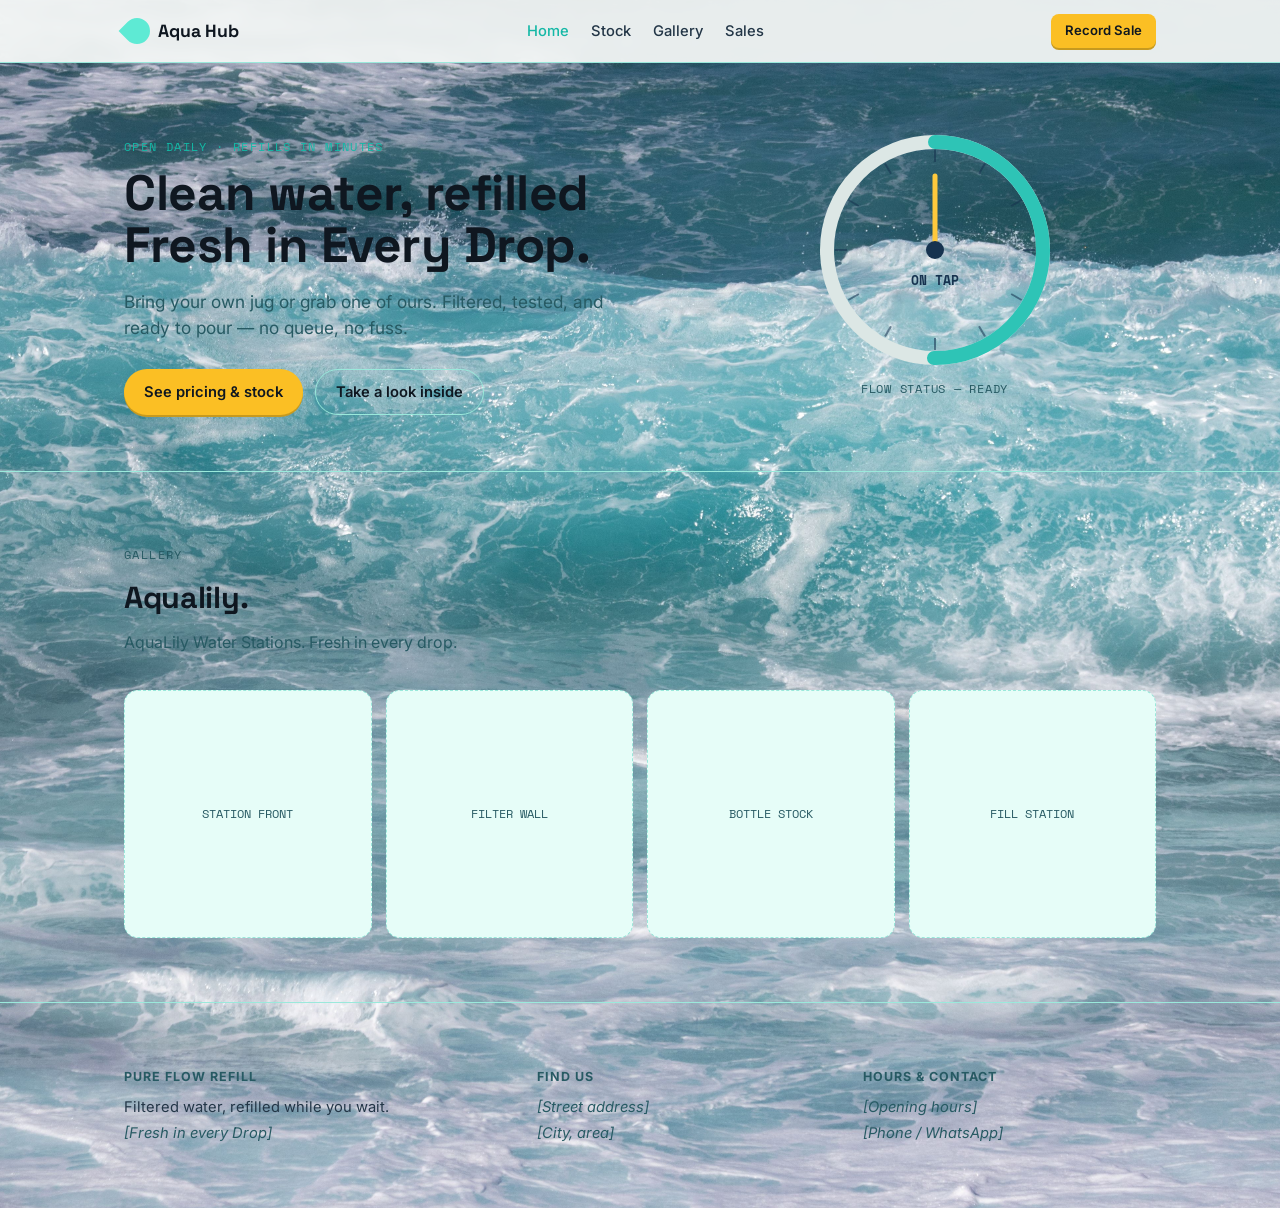
<file: index.html>
<!DOCTYPE html>
<html lang="en">
<head>
<meta charset="UTF-8">
<meta name="viewport" content="width=device-width, initial-scale=1.0">
<title>Aqua Hub</title>
<link rel="preconnect" href="https://fonts.googleapis.com">
<link href="https://fonts.googleapis.com/css2?family=Space+Grotesk:wght@500;600;700&family=Inter:wght@400;500;600&family=Space+Mono:wght@400;700&display=swap" rel="stylesheet">
<link rel="stylesheet" href="style.css">
</head>
<body>

<header class="nav">
  <div class="nav-inner">
    <a href="index.html" class="logo"><span class="logo-mark"></span> Aqua Hub</a>
    <nav class="links">
      <a href="index.html" class="active">Home</a>
      <a href="stock.html">Stock</a>
      <a href="gallery.html">Gallery</a>
      <a href="sales.html">Sales</a>
    </nav>
    <a href="sales.html" class="btn btn-primary btn-small">Record Sale</a>
  </div>
</header>

<main>
  <section class="hero" id="home">
    <div class="wrap hero-grid">
      <div>
        <p class="eyebrow">Open daily &middot; Refills in minutes</p>
        <h1>Clean water, refilled<br>Fresh in Every Drop.</h1>
        <p class="lead">Bring your own jug or grab one of ours. Filtered, tested, and ready to pour &mdash; no queue, no fuss.</p>
        <div class="hero-ctas">
          <a href="stock.html" class="btn btn-primary">See pricing &amp; stock</a>
          <a href="gallery.html" class="btn btn-ghost">Take a look inside</a>
        </div>
      </div>
      <div>
        <div class="gauge-box">
          <svg width="240" height="240" viewBox="0 0 240 240" role="img" aria-label="Flow meter">
            <circle cx="120" cy="120" r="108" fill="none" stroke="#DCE7E5" stroke-width="14"/>
            <circle cx="120" cy="120" r="108" fill="none" stroke="#2EC4B6" stroke-width="14"
                    stroke-dasharray="510" stroke-dashoffset="170" stroke-linecap="round"
                    transform="rotate(-90 120 120)"/>
            <g stroke="#16324F" stroke-width="2" opacity=".55">
              <line x1="120" y1="20" x2="120" y2="32"/>
              <line x1="120" y1="20" x2="120" y2="32" transform="rotate(30 120 120)"/>
              <line x1="120" y1="20" x2="120" y2="32" transform="rotate(60 120 120)"/>
              <line x1="120" y1="20" x2="120" y2="32" transform="rotate(90 120 120)"/>
              <line x1="120" y1="20" x2="120" y2="32" transform="rotate(120 120 120)"/>
              <line x1="120" y1="20" x2="120" y2="32" transform="rotate(150 120 120)"/>
              <line x1="120" y1="20" x2="120" y2="32" transform="rotate(180 120 120)"/>
              <line x1="120" y1="20" x2="120" y2="32" transform="rotate(210 120 120)"/>
              <line x1="120" y1="20" x2="120" y2="32" transform="rotate(240 120 120)"/>
              <line x1="120" y1="20" x2="120" y2="32" transform="rotate(270 120 120)"/>
              <line x1="120" y1="20" x2="120" y2="32" transform="rotate(300 120 120)"/>
              <line x1="120" y1="20" x2="120" y2="32" transform="rotate(330 120 120)"/>
            </g>
            <g id="needle"><line x1="120" y1="120" x2="120" y2="46" stroke="#FFC93C" stroke-width="5" stroke-linecap="round"/></g>
            <circle cx="120" cy="120" r="9" fill="#16324F"/>
            <text x="120" y="155" text-anchor="middle" font-family="Space Mono,monospace" font-size="13" fill="#16324F" font-weight="700">ON TAP</text>
          </svg>
        </div>
        <p class="gauge-caption">FLOW STATUS &mdash; READY</p>
      </div>
    </div>
  </section>

  <section class="section" id="gallery">
    <div class="wrap">
      <div class="section-head">
        <p class="eyebrow">Gallery</p>
        <h2>Aqualily.</h2>
        <p>AquaLily Water Stations. Fresh in every drop.</p>
      </div>
      <div class="gallery-grid">
        <div class="gallery-tile"><span>STATION FRONT</span></div>
        <div class="gallery-tile"><span>FILTER WALL</span></div>
        <div class="gallery-tile"><span>BOTTLE STOCK</span></div>
        <div class="gallery-tile"><span>FILL STATION</span></div>
      </div>
    </div>
  </section>
</main>

<footer>
  <div class="wrap footer-grid">
    <div>
      <h4>Pure Flow Refill</h4>
      <p>Filtered water, refilled while you wait.</p>
      <p class="placeholder">[Fresh in every Drop]</p>
    </div>
    <div>
      <h4>Find us</h4>
      <p class="placeholder">[Street address]</p>
      <p class="placeholder">[City, area]</p>
    </div>
    <div>
      <h4>Hours &amp; contact</h4>
      <p class="placeholder">[Opening hours]</p>
      <p class="placeholder">[Phone / WhatsApp]</p>
    </div>
  </div>
</footer>

</body>
</html>
</file>
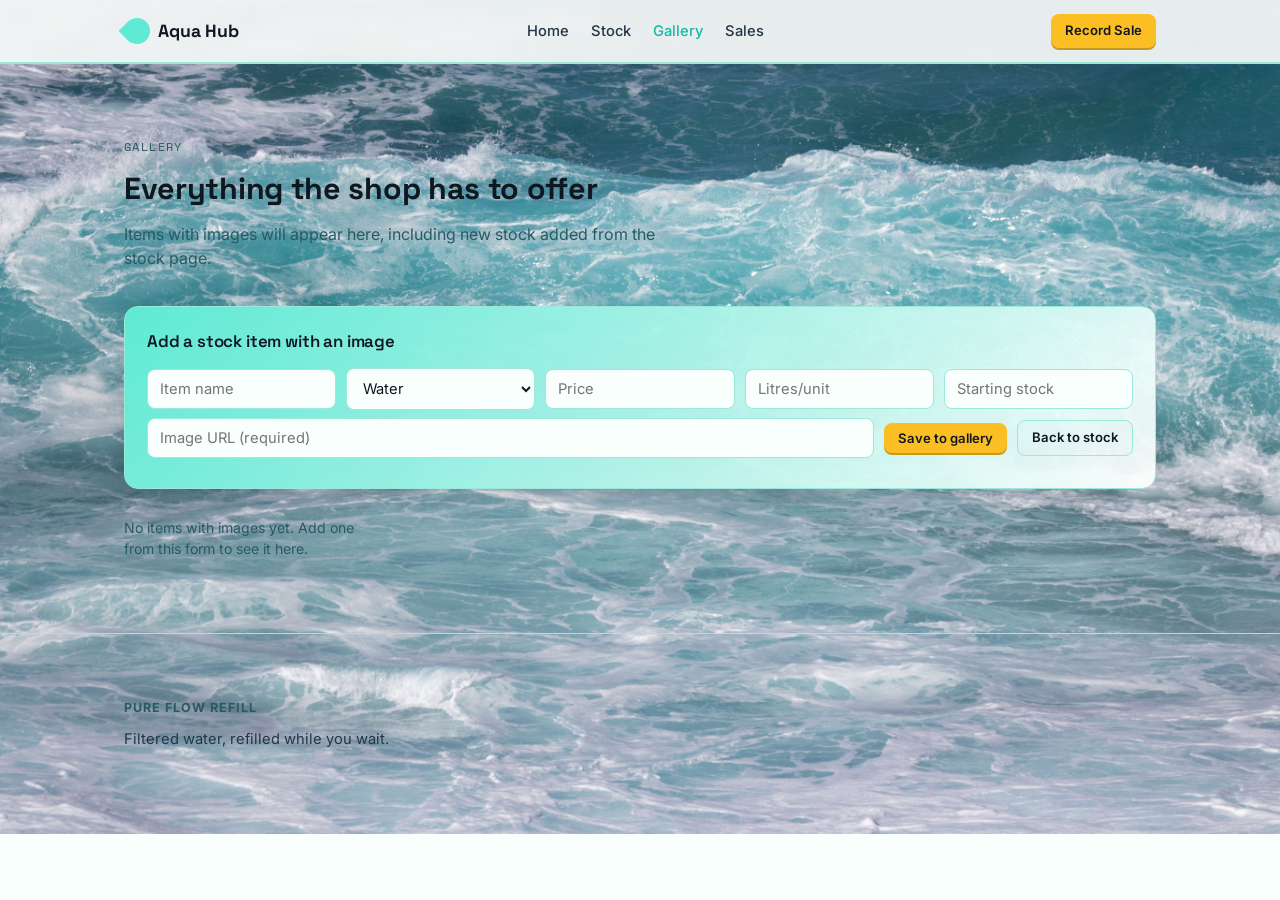
<file: gallery.html>
<!DOCTYPE html>
<html lang="en">
<head>
<meta charset="UTF-8">
<meta name="viewport" content="width=device-width, initial-scale=1.0">
<title>Gallery – Aqua Hub</title>
<link rel="preconnect" href="https://fonts.googleapis.com">
<link href="https://fonts.googleapis.com/css2?family=Space+Grotesk:wght@500;600;700&family=Inter:wght@400;500;600&family=Space+Mono:wght@400;700&display=swap" rel="stylesheet">
<link rel="stylesheet" href="style.css">
</head>
<body>

<header class="nav">
  <div class="nav-inner">
    <a href="index.html" class="logo"><span class="logo-mark"></span> Aqua Hub</a>
    <nav class="links">
      <a href="index.html">Home</a>
      <a href="stock.html">Stock</a>
      <a href="gallery.html" class="active">Gallery</a>
      <a href="sales.html">Sales</a>
    </nav>
    <a href="sales.html" class="btn btn-primary btn-small">Record Sale</a>
  </div>
</header>

<main>
  <section class="section">
    <div class="wrap">
      <div class="section-head">
        <p class="eyebrow">Gallery</p>
        <h2>Everything the shop has to offer</h2>
        <p>Items with images will appear here, including new stock added from the stock page.</p>
      </div>

      <div class="panel gallery-form-panel">
        <h3>Add a stock item with an image</h3>
        <div class="form-row">
          <input type="text" id="galleryName" placeholder="Item name">
          <select id="galleryCategory">
            <option value="water">Water</option>
            <option value="goods">Goods</option>
          </select>
          <input type="number" id="galleryPrice" placeholder="Price" min="0" step="0.01">
          <input type="number" id="galleryLitres" placeholder="Litres/unit" min="0" step="0.5">
          <input type="number" id="galleryStock" placeholder="Starting stock" min="0" step="1">
        </div>
        <div class="form-row">
          <input type="url" id="galleryImageUrl" placeholder="Image URL (required)">
          <button class="btn btn-primary btn-small" id="galleryAddBtn">Save to gallery</button>
          <a href="stock.html" class="btn btn-ghost btn-small">Back to stock</a>
        </div>
      </div>

      <div id="galleryList" class="gallery-grid"></div>
    </div>
  </section>
</main>

<footer>
  <div class="wrap footer-grid">
    <div>
      <h4>Pure Flow Refill</h4>
      <p>Filtered water, refilled while you wait.</p>
    </div>
  </div>
</footer>

<script src="shop-data.js"></script>
<script>
(function () {
  var state = null;

  function renderGallery() {
    var list = document.getElementById('galleryList');
    list.innerHTML = '';

    var itemsWithImages = state.items.filter(function (item) {
      return item.imageUrl && item.imageUrl.trim();
    });

    if (!itemsWithImages.length) {
      list.innerHTML = '<div class="empty-note">No items with images yet. Add one from this form to see it here.</div>';
      return;
    }

    itemsWithImages.forEach(function (item) {
      var tile = document.createElement('article');
      tile.className = 'gallery-tile gallery-card';

      var img = document.createElement('img');
      img.src = item.imageUrl;
      img.alt = item.name;
      img.className = 'gallery-image';

      var title = document.createElement('strong');
      title.textContent = item.name;

      var meta = document.createElement('span');
      meta.className = 'gallery-meta';
      meta.textContent = item.category.toUpperCase() + ' • ' + ShopData.money(item.price);

      var stockLine = document.createElement('span');
      stockLine.className = 'gallery-meta';
      stockLine.textContent = 'Stock: ' + item.stock;

      tile.appendChild(img);
      tile.appendChild(title);
      tile.appendChild(meta);
      tile.appendChild(stockLine);
      list.appendChild(tile);
    });
  }

  async function init() {
    state = await ShopData.load();

    try {
      var pending = sessionStorage.getItem('pendingStockItem');
      if (pending) {
        var data = JSON.parse(pending);
        document.getElementById('galleryName').value = data.name || '';
        document.getElementById('galleryCategory').value = data.category || 'water';
        document.getElementById('galleryPrice').value = data.price || '';
        document.getElementById('galleryLitres').value = data.litresPerUnit || '';
        document.getElementById('galleryStock').value = data.stock || '';
      }
    } catch (e) {
      sessionStorage.removeItem('pendingStockItem');
    }

    renderGallery();

    document.getElementById('galleryAddBtn').addEventListener('click', function () {
      var n = document.getElementById('galleryName').value.trim();
      var cat = document.getElementById('galleryCategory').value;
      var p = parseFloat(document.getElementById('galleryPrice').value);
      var l = parseFloat(document.getElementById('galleryLitres').value) || 0;
      var s = parseInt(document.getElementById('galleryStock').value, 10);
      var imageUrl = document.getElementById('galleryImageUrl').value.trim();

      if (!n) { alert('Enter a name.'); return; }
      if (isNaN(p) || p < 0) { alert('Enter a valid price.'); return; }
      if (isNaN(s) || s < 0) { alert('Enter starting stock.'); return; }
      if (!imageUrl) { alert('Add an image URL so the item appears in the gallery.'); return; }

      state.items.push({ id: ShopData.uid('itm'), name: n, category: cat, price: p, litresPerUnit: l, stock: s, imageUrl: imageUrl });
      sessionStorage.removeItem('pendingStockItem');
      ShopData.save(state); renderGallery();
      document.getElementById('galleryName').value = '';
      document.getElementById('galleryCategory').value = 'water';
      document.getElementById('galleryPrice').value = '';
      document.getElementById('galleryLitres').value = '';
      document.getElementById('galleryStock').value = '';
      document.getElementById('galleryImageUrl').value = '';
      alert('Item saved to the gallery and stock list.');
    });
  }

  init();
})();
</script>
</body>
</html>
</file>
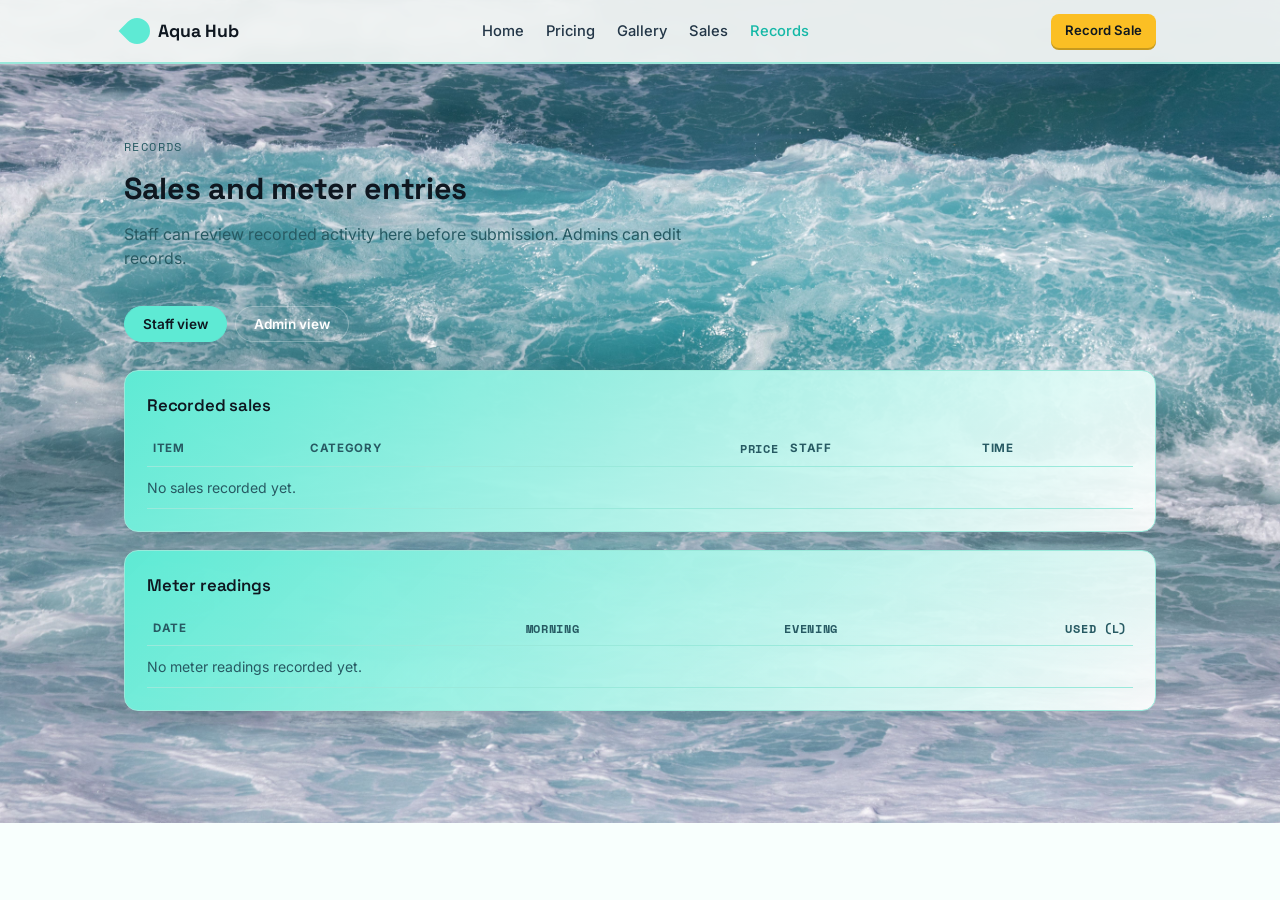
<file: records.html>
<!DOCTYPE html>
<html lang="en">
<head>
<meta charset="UTF-8">
<meta name="viewport" content="width=device-width, initial-scale=1.0">
<title>Records – Aqua Hub</title>
<link rel="preconnect" href="https://fonts.googleapis.com">
<link href="https://fonts.googleapis.com/css2?family=Space+Grotesk:wght@500;600;700&family=Inter:wght@400;500;600&family=Space+Mono:wght@400;700&display=swap" rel="stylesheet">
<link rel="stylesheet" href="style.css">
</head>
<body>

<header class="nav">
  <div class="nav-inner">
    <a href="index.html" class="logo"><span class="logo-mark"></span> Aqua Hub</a>
    <nav class="links">
      <a href="index.html">Home</a>
      <a href="stock.html">Pricing</a>
      <a href="gallery.html">Gallery</a>
      <a href="sales.html">Sales</a>
      <a href="records.html" class="active">Records</a>
    </nav>
    <a href="sales.html" class="btn btn-primary btn-small">Record Sale</a>
  </div>
</header>

<main>
  <section class="section">
    <div class="wrap">
      <div class="section-head">
        <p class="eyebrow">Records</p>
        <h2>Sales and meter entries</h2>
        <p>Staff can review recorded activity here before submission. Admins can edit records.</p>
      </div>

      <div class="role-toggle">
        <button class="role-btn active" id="recordsStaffBtn">Staff view</button>
        <button class="role-btn" id="recordsAdminBtn">Admin view</button>
      </div>

      <div class="panel">
        <h3>Recorded sales</h3>
        <div class="table-scroll">
          <table id="recordsSalesTable">
            <thead>
              <tr>
                <th>Item</th>
                <th>Category</th>
                <th class="num">Price</th>
                <th>Staff</th>
                <th>Time</th>
                <th class="admin-only hide">Action</th>
              </tr>
            </thead>
            <tbody id="recordsSalesBody"></tbody>
          </table>
        </div>
      </div>

      <div class="panel">
        <h3>Meter readings</h3>
        <div class="table-scroll">
          <table id="recordsMeterTable">
            <thead>
              <tr>
                <th>Date</th>
                <th class="num">Morning</th>
                <th class="num">Evening</th>
                <th class="num">Used (L)</th>
                <th class="admin-only hide">Action</th>
              </tr>
            </thead>
            <tbody id="recordsMeterBody"></tbody>
          </table>
        </div>
      </div>
    </div>
  </section>
</main>

<script src="shop-data.js"></script>
<script>
(function () {
  var state = {};
  var role = 'staff';

  function setRole(r) {
    role = r;
    document.getElementById('recordsStaffBtn').classList.toggle('active', r === 'staff');
    document.getElementById('recordsAdminBtn').classList.toggle('active', r === 'admin');
    document.querySelectorAll('.admin-only').forEach(function (el) { el.classList.toggle('hide', r !== 'admin'); });
    render();
  }

  async function init() {
    state = await ShopData.load();
    render();
  }

  function persist() { return ShopData.save(state); }

  function render() {
    renderSales();
    renderMeter();
  }

  function renderSales() {
    var body = document.getElementById('recordsSalesBody');
    body.innerHTML = '';

    var rows = (state.sales || []).slice().sort(function (a, b) { return b.timestamp - a.timestamp; });
    if (!rows.length) {
      body.innerHTML = '<tr><td colspan="6" class="empty-note">No sales recorded yet.</td></tr>';
      return;
    }

    rows.forEach(function (sale) {
      var tr = document.createElement('tr');
      var cells = [
        sale.itemName || '—',
        (sale.category || 'water').toUpperCase(),
        ShopData.money(sale.price || 0),
        sale.staffName || 'Staff',
        new Date(sale.timestamp).toLocaleString(),
      ];

      cells.forEach(function (text) {
        var td = document.createElement('td');
        td.textContent = text;
        tr.appendChild(td);
      });

      if (role === 'admin') {
        var td = document.createElement('td');
        var btn = document.createElement('button');
        btn.className = 'btn btn-ghost btn-small';
        btn.textContent = 'Remove';
        btn.addEventListener('click', function () {
          if (confirm('Remove this record?')) {
            state.sales = (state.sales || []).filter(function (item) { return item.id !== sale.id; });
            persist();
            render();
          }
        });
        td.appendChild(btn);
        tr.appendChild(td);
      }

      body.appendChild(tr);
    });
  }

  function renderMeter() {
    var body = document.getElementById('recordsMeterBody');
    body.innerHTML = '';

    var rows = (state.metreReadings || []).slice().sort(function (a, b) { return b.date.localeCompare(a.date); });
    if (!rows.length) {
      body.innerHTML = '<tr><td colspan="5" class="empty-note">No meter readings recorded yet.</td></tr>';
      return;
    }

    rows.forEach(function (entry) {
      var tr = document.createElement('tr');
      var cells = [
        entry.date,
        entry.morning,
        entry.evening,
        entry.litresUsed || 0
      ];

      cells.forEach(function (text) {
        var td = document.createElement('td');
        td.textContent = text;
        tr.appendChild(td);
      });

      if (role === 'admin') {
        var td = document.createElement('td');
        var btn = document.createElement('button');
        btn.className = 'btn btn-ghost btn-small';
        btn.textContent = 'Remove';
        btn.addEventListener('click', function () {
          if (confirm('Remove this meter reading?')) {
            state.metreReadings = (state.metreReadings || []).filter(function (item) { return item.id !== entry.id; });
            persist();
            render();
          }
        });
        td.appendChild(btn);
        tr.appendChild(td);
      }

      body.appendChild(tr);
    });
  }

  document.getElementById('recordsStaffBtn').addEventListener('click', function () { setRole('staff'); });
  document.getElementById('recordsAdminBtn').addEventListener('click', function () { setRole('admin'); });

  init();
})();
</script>
</body>
</html>
</file>
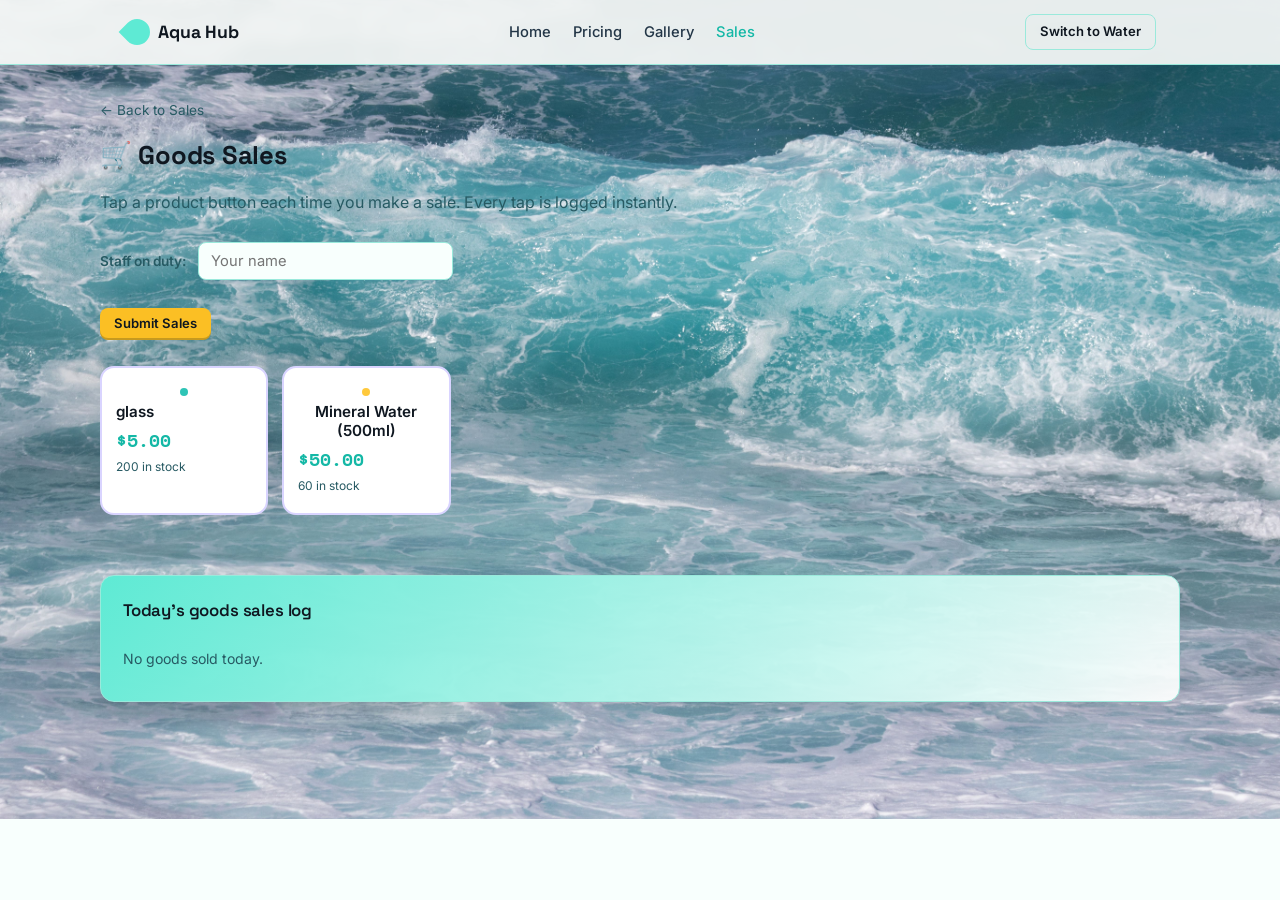
<file: sales-goods.html>
<!DOCTYPE html>
<html lang="en">
<head>
<meta charset="UTF-8">
<meta name="viewport" content="width=device-width, initial-scale=1.0">
<title>Goods Sales – Pure Flow Refill</title>
<link rel="preconnect" href="https://fonts.googleapis.com">
<link href="https://fonts.googleapis.com/css2?family=Space+Grotesk:wght@500;600;700&family=Inter:wght@400;500;600&family=Space+Mono:wght@400;700&display=swap" rel="stylesheet">
<link rel="stylesheet" href="style.css">
</head>
<body>

<header class="nav">
  <div class="nav-inner">
    <a href="index.html" class="logo"><span class="logo-mark"></span> Aqua Hub</a>
    <nav class="links">
      <a href="index.html">Home</a>
      <a href="stock.html">Pricing</a>
      <a href="gallery.html">Gallery</a>
      <a href="sales.html" class="active">Sales</a>
    </nav>
    <a href="sales-water.html" class="btn btn-ghost btn-small">Switch to Water</a>
  </div>
</header>

<main>
  <div class="wrap sales-page">
    <a href="sales.html" style="display:inline-flex;align-items:center;gap:6px;font-size:.85rem;color:var(--slate);margin-bottom:16px;">&larr; Back to Sales</a>

    <h1>🛒 Goods Sales</h1>
    <p class="sub">Tap a product button each time you make a sale. Every tap is logged instantly.</p>

    <!-- Staff name -->
    <div class="staff-row">
      <label for="staffName">Staff on duty:</label>
      <input type="text" id="staffName" placeholder="Your name" maxlength="40">
    </div>
    <div id="staffWelcome" class="empty-note" style="display:none;margin-top:-8px;"></div>
    <div class="staff-row" style="margin-top:8px;">
      <button class="btn btn-primary btn-small" id="submitSalesBtn">Submit Sales</button>
    </div>

    <!-- POS buttons -->
    <div id="posGrid" class="pos-grid">
      <div class="empty-note" id="posLoading">Loading goods items&hellip;</div>
    </div>

    <!-- Today's summary pills -->
    <div class="sales-summary" id="todaySummary"></div>

    <!-- Today's sales log -->
    <div class="panel" style="margin-top:16px;">
      <h3>Today's goods sales log</h3>
      <div class="table-scroll">
        <table id="salesTable" class="hide">
          <thead><tr><th>Item</th><th class="num">Price</th><th>Staff</th><th>Time</th></tr></thead>
          <tbody id="salesBody"></tbody>
        </table>
      </div>
      <div id="noSalesNote" class="empty-note">No goods sold today.</div>
    </div>
  </div>
</main>

<script src="shop-data.js"></script>
<script src="sales-goods.js"></script>
</body>
</html>
</file>
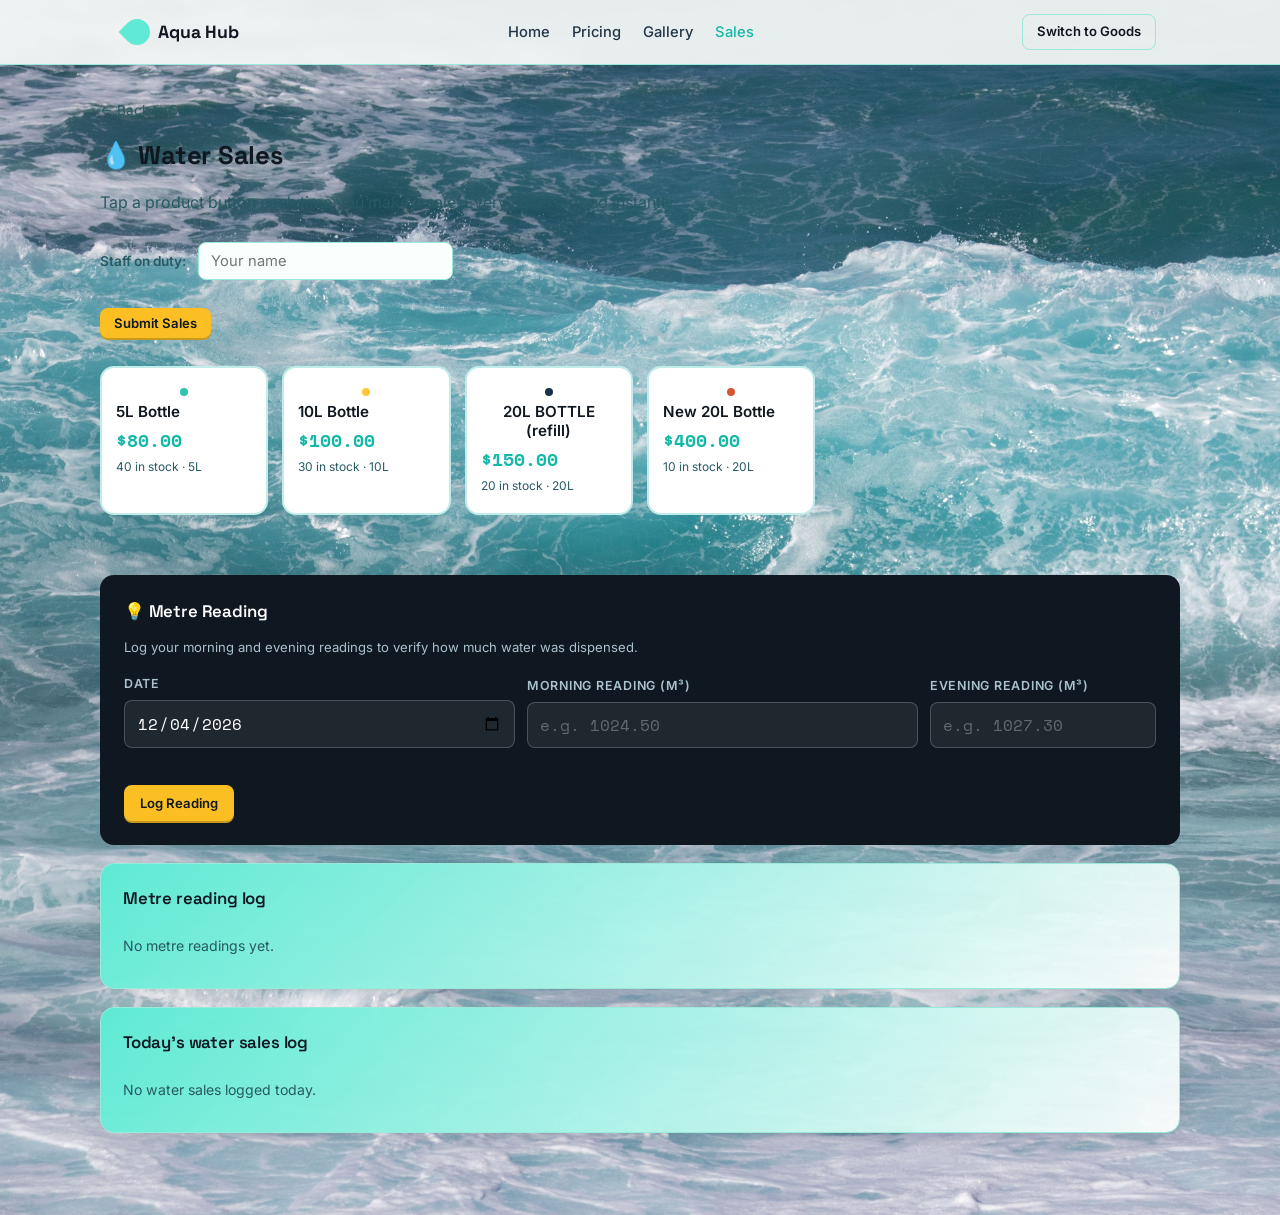
<file: sales-water.html>
<!DOCTYPE html>
<html lang="en">
<head>
<meta charset="UTF-8">
<meta name="viewport" content="width=device-width, initial-scale=1.0">
<title>Water Sales – Pure Flow Refill</title>
<link rel="preconnect" href="https://fonts.googleapis.com">
<link href="https://fonts.googleapis.com/css2?family=Space+Grotesk:wght@500;600;700&family=Inter:wght@400;500;600&family=Space+Mono:wght@400;700&display=swap" rel="stylesheet">
<link rel="stylesheet" href="style.css">
</head>
<body>

<header class="nav">
  <div class="nav-inner">
    <a href="index.html" class="logo"><span class="logo-mark"></span> Aqua Hub</a>
    <nav class="links">
      <a href="index.html">Home</a>
      <a href="stock.html">Pricing</a>
      <a href="gallery.html">Gallery</a>
      <a href="sales.html" class="active">Sales</a>
    </nav>
    <a href="sales-goods.html" class="btn btn-ghost btn-small">Switch to Goods</a>
  </div>
</header>

<main>
  <div class="wrap sales-page">
    <a href="sales.html" style="display:inline-flex;align-items:center;gap:6px;font-size:.85rem;color:var(--slate);margin-bottom:16px;">&larr; Back to Sales</a>

    <h1>💧 Water Sales</h1>
    <p class="sub">Tap a product button each time you make a sale. Every tap is logged instantly.</p>

    <!-- Staff name -->
    <div class="staff-row">
      <label for="staffName">Staff on duty:</label>
      <input type="text" id="staffName" placeholder="Your name" maxlength="40">
    </div>
    <div id="staffWelcome" class="empty-note" style="display:none;margin-top:-8px;"></div>
    <div class="staff-row" style="margin-top:8px;">
      <button class="btn btn-primary btn-small" id="submitSalesBtn">Submit Sales</button>
    </div>

    <!-- POS buttons -->
    <div id="posGrid" class="pos-grid">
      <div class="empty-note" id="posLoading">Loading water items&hellip;</div>
    </div>

    <!-- Today's summary pills -->
    <div class="sales-summary" id="todaySummary"></div>

    <!-- Metre reading -->
    <div class="metre-panel">
      <h3>💡 Metre Reading</h3>
      <p class="sub">Log your morning and evening readings to verify how much water was dispensed.</p>
      <div class="metre-form" id="metreForm">
        <div>
          <label for="mrDate">Date</label>
          <input type="date" id="mrDate">
        </div>
        <div>
          <label for="mrMorning">Morning reading (m³)</label>
          <input type="number" id="mrMorning" placeholder="e.g. 1024.50" step="0.01" min="0">
        </div>
        <div>
          <label for="mrEvening">Evening reading (m³)</label>
          <input type="number" id="mrEvening" placeholder="e.g. 1027.30" step="0.01" min="0">
        </div>
        <div>
          <label>&nbsp;</label>
          <button class="btn btn-primary btn-small" id="logMetreBtn" style="border-radius:8px;padding:10px 16px;">Log Reading</button>
        </div>
      </div>

      <div class="metre-result" id="metreResult" style="display:none;">
        <div class="metre-stat">
          <div class="m-label">Metre dispensed</div>
          <div class="m-val ok" id="mrMetreLitres">—</div>
        </div>
        <div class="metre-stat">
          <div class="m-label">Sales recorded</div>
          <div class="m-val ok" id="mrSaleLitres">—</div>
        </div>
        <div class="metre-stat">
          <div class="m-label">Difference</div>
          <div class="m-val" id="mrDiff">—</div>
        </div>
        <div class="metre-stat">
          <div class="m-label">Variance</div>
          <div class="m-val" id="mrVariance">—</div>
        </div>
      </div>
    </div>

    <!-- Past metre readings -->
    <div class="panel">
      <h3>Metre reading log</h3>
      <div class="table-scroll">
        <table id="metreTable" class="hide">
          <thead>
            <tr><th>Date</th><th class="num">Morning (m³)</th><th class="num">Evening (m³)</th>
              <th class="num">Used (L)</th><th class="num">Sold (L)</th><th class="num">Diff (L)</th></tr>
          </thead>
          <tbody id="metreBody"></tbody>
        </table>
      </div>
      <div id="noMetreNote" class="empty-note">No metre readings yet.</div>
    </div>

    <!-- Today's sales log -->
    <div class="panel">
      <h3>Today's water sales log</h3>
      <div class="table-scroll">
        <table id="salesTable" class="hide">
          <thead><tr><th>Item</th><th class="num">Price</th><th>Staff</th><th>Time</th></tr></thead>
          <tbody id="salesBody"></tbody>
        </table>
      </div>
      <div id="noSalesNote" class="empty-note">No water sales logged today.</div>
    </div>
  </div>
</main>

<script src="shop-data.js"></script>
<script src="sales-water.js"></script>
</body>
</html>
</file>
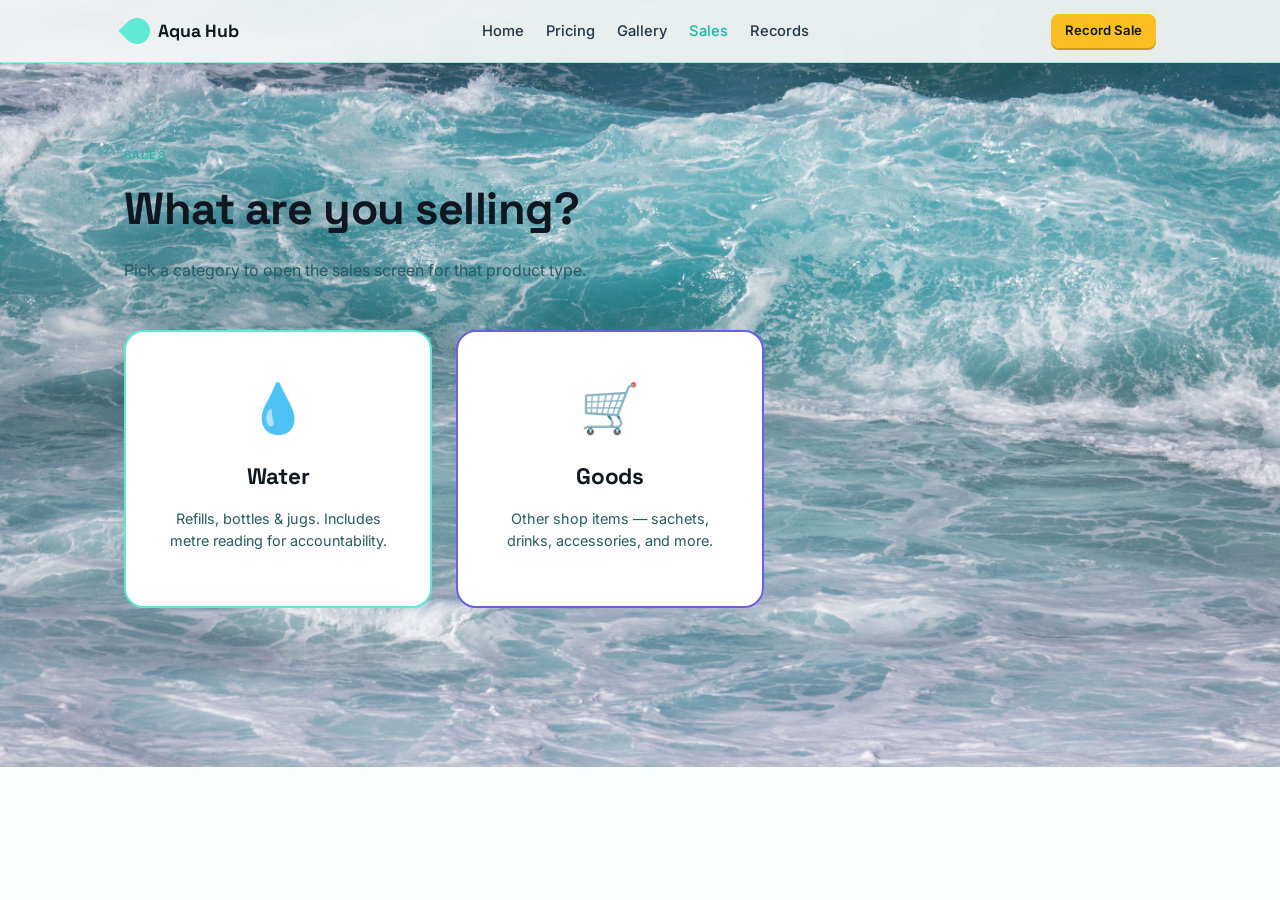
<file: sales.html>
<!DOCTYPE html>
<html lang="en">
<head>
<meta charset="UTF-8">
<meta name="viewport" content="width=device-width, initial-scale=1.0">
<title>Sales – Pure Flow Refill</title>
<link rel="preconnect" href="https://fonts.googleapis.com">
<link href="https://fonts.googleapis.com/css2?family=Space+Grotesk:wght@500;600;700&family=Inter:wght@400;500;600&family=Space+Mono:wght@400;700&display=swap" rel="stylesheet">
<link rel="stylesheet" href="style.css">
</head>
<body>

<header class="nav">
  <div class="nav-inner">
    <a href="index.html" class="logo"><span class="logo-mark"></span> Aqua Hub</a>
    <nav class="links">
      <a href="index.html">Home</a>
      <a href="stock.html">Pricing</a>
      <a href="gallery.html">Gallery</a>
      <a href="sales.html" class="active">Sales</a>
      <a href="records.html">Records</a>
    </nav>
    <a href="sales.html" class="btn btn-primary btn-small">Record Sale</a>
  </div>
</header>

<main>
  <section class="sales-landing">
    <div class="wrap">
      <p class="eyebrow">Sales</p>
      <h1>What are you selling?</h1>
      <p class="sub">Pick a category to open the sales screen for that product type.</p>

      <div class="category-grid">
        <a href="sales-water.html" class="category-card water">
          <div class="cat-icon">💧</div>
          <h2>Water</h2>
          <p>Refills, bottles &amp; jugs. Includes metre reading for accountability.</p>
        </a>
        <a href="sales-goods.html" class="category-card goods">
          <div class="cat-icon">🛒</div>
          <h2>Goods</h2>
          <p>Other shop items &mdash; sachets, drinks, accessories, and more.</p>
        </a>
      </div>
    </div>
  </section>
</main>

</body>
</html>
</file>
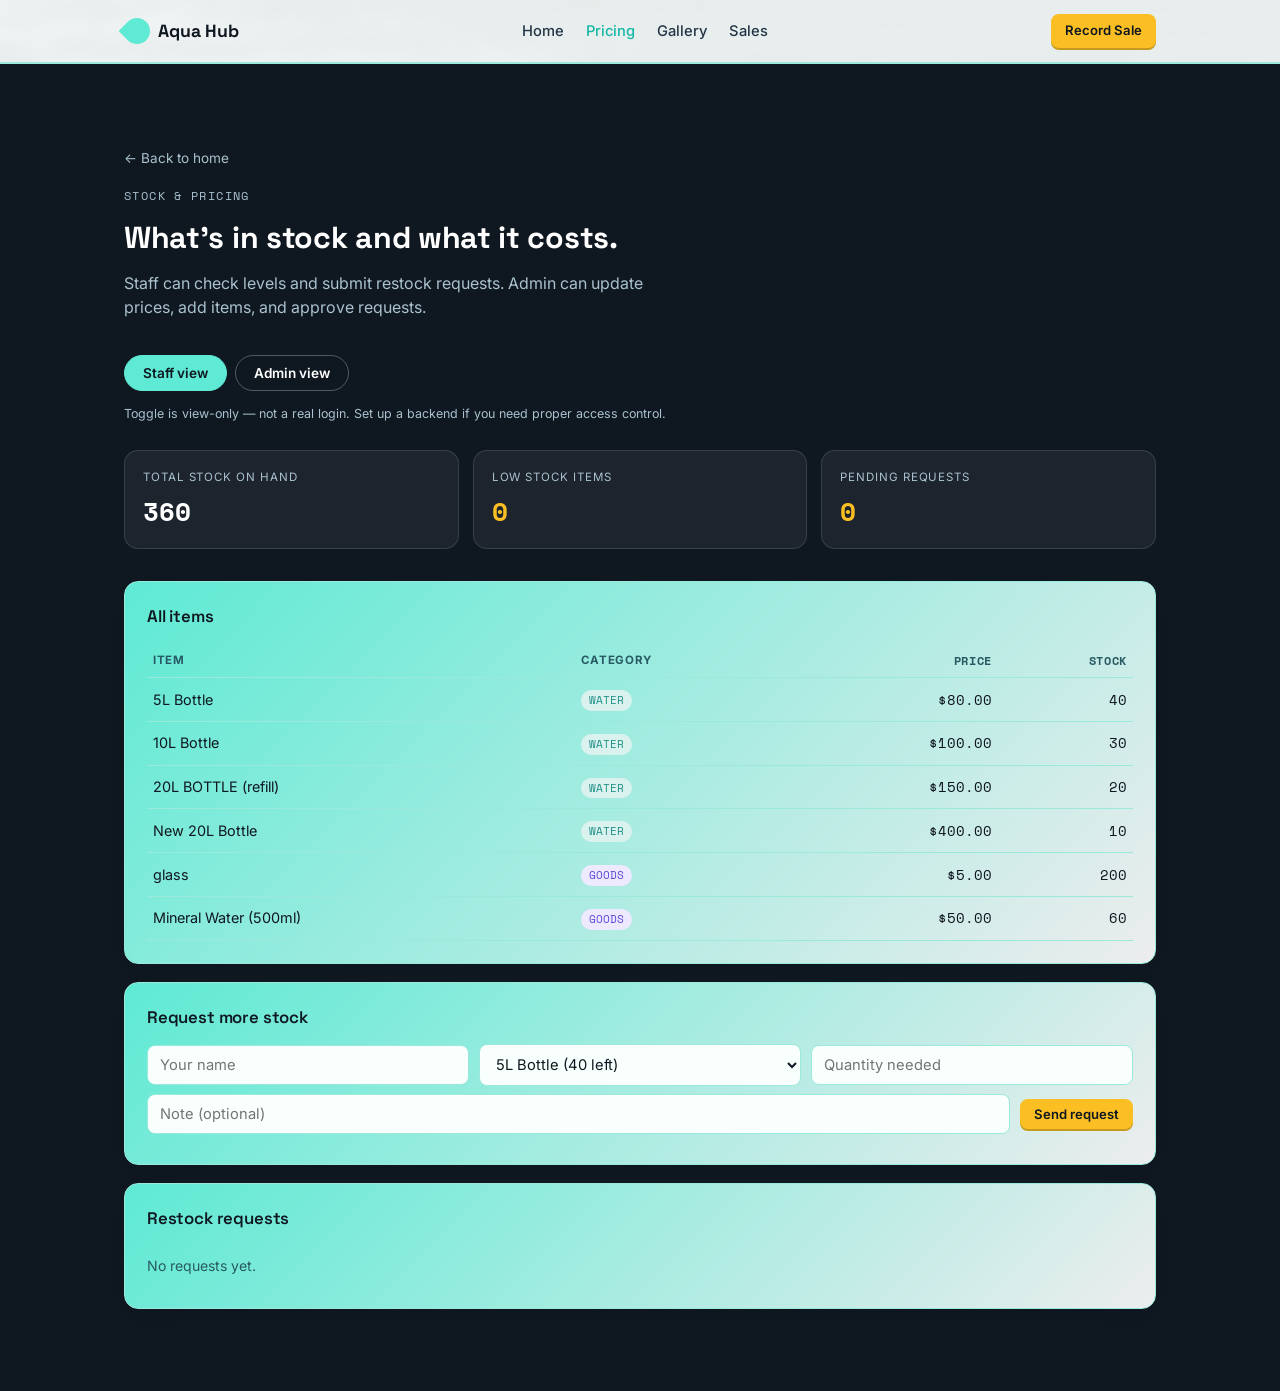
<file: stock.html>
<!DOCTYPE html>
<html lang="en">
<head>
<meta charset="UTF-8">
<meta name="viewport" content="width=device-width, initial-scale=1.0">
<title>Stock &amp; Pricing – Pure Flow Refill</title>
<link rel="preconnect" href="https://fonts.googleapis.com">
<link href="https://fonts.googleapis.com/css2?family=Space+Grotesk:wght@500;600;700&family=Inter:wght@400;500;600&family=Space+Mono:wght@400;700&display=swap" rel="stylesheet">
<link rel="stylesheet" href="style.css">
</head>
<body>

<header class="nav">
  <div class="nav-inner">
    <a href="index.html" class="logo"><span class="logo-mark"></span> Aqua Hub</a>
    <nav class="links">
      <a href="index.html">Home</a>
      <a href="stock.html" class="active">Pricing</a>
      <a href="gallery.html">Gallery</a>
      <a href="sales.html">Sales</a>
    </nav>
    <a href="sales.html" class="btn btn-primary btn-small">Record Sale</a>
  </div>
</header>

<main>
  <section class="section dark-page" id="stock">
    <div class="wrap">
      <a href="index.html" class="back-link">&larr; Back to home</a>

      <div class="section-head" style="margin-top:18px;">
        <p class="eyebrow">Stock &amp; Pricing</p>
        <h2>What's in stock and what it costs.</h2>
        <p>Staff can check levels and submit restock requests. Admin can update prices, add items, and approve requests.</p>
      </div>

      <div class="role-toggle">
        <button class="role-btn active" id="roleStaffBtn">Staff view</button>
        <button class="role-btn" id="roleAdminBtn">Admin view</button>
      </div>
      <p class="role-note">Toggle is view-only — not a real login. Set up a backend if you need proper access control.</p>

      <div class="stat-grid">
        <div class="stat-card"><div class="label">Total stock on hand</div><div class="value" id="statStock">&mdash;</div></div>
        <div class="stat-card warn"><div class="label">Low stock items</div><div class="value" id="statLow">&mdash;</div></div>
        <div class="stat-card warn"><div class="label">Pending requests</div><div class="value" id="statPending">&mdash;</div></div>
      </div>

      <div class="panel">
        <h3>All items</h3>
        <div id="loadingNote" class="empty-note">Loading&hellip;</div>
        <div class="table-scroll">
          <table id="inventoryTable" class="hide">
            <thead>
              <tr>
                <th>Item</th>
                <th>Category</th>
                <th class="num">Price</th>
                <th class="num">Stock</th>
                <th class="admin-only hide">Admin actions</th>
              </tr>
            </thead>
            <tbody id="inventoryBody"></tbody>
          </table>
        </div>

        <div class="admin-only hide" style="margin-top:22px;">
          <h3>Add new item</h3>
          <div class="form-row">
            <input type="text" id="newName" placeholder="Item name">
            <select id="newCategory">
              <option value="water">Water</option>
              <option value="goods">Goods</option>
            </select>
            <input type="number" id="newPrice" placeholder="Price" min="0" step="0.01">
            <input type="number" id="newLitres" placeholder="Litres/unit (water only)" min="0" step="0.5">
            <input type="number" id="newStock" placeholder="Starting stock" min="0" step="1">
            <button class="btn btn-primary btn-small" id="goToGalleryBtn">Add with image</button>
          </div>
          <p class="empty-note">This opens the gallery page so you can add a photo for the item before it is saved.</p>
        </div>
      </div>

      <!-- Staff: request restock -->
      <div class="panel staff-only">
        <h3>Request more stock</h3>
        <div class="form-row">
          <input type="text" id="requesterName" placeholder="Your name">
          <select id="requestItem"></select>
          <input type="number" id="requestQty" placeholder="Quantity needed" min="1" step="1">
        </div>
        <div class="form-row">
          <input type="text" id="requestNote" placeholder="Note (optional)">
          <button class="btn btn-primary btn-small" id="submitRequestBtn">Send request</button>
        </div>
      </div>

      <!-- Requests table (both views) -->
      <div class="panel">
        <h3>Restock requests</h3>
        <div class="table-scroll">
          <table id="requestsTable" class="hide">
            <thead>
              <tr>
                <th>Item</th><th class="num">Qty</th><th>By</th><th>Note</th><th>Status</th>
                <th class="admin-only hide">Action</th>
              </tr>
            </thead>
            <tbody id="requestsBody"></tbody>
          </table>
        </div>
        <div id="noRequestsNote" class="empty-note">No requests yet.</div>
        <div class="reset-row admin-only hide">
          <button class="btn btn-ghost btn-small text-danger" id="resetBtn">Clear all data</button>
        </div>
      </div>
    </div>
  </section>
</main>

<script src="shop-data.js"></script>
<script src="stock.js"></script>
</body>
</html>
</file>
<file: style.css>
/* =====================
   PURE FLOW REFILL – CSS
   ===================== */
:root{
  --ink:#0f1720; --ink-soft:#233647;
  --aqua:#5eead4; --aqua-deep:#14b8a6;
  --sun:#fbbf24;
  --paper:#f8fffd; --paper-dim:#e6fdf8;
  --slate:#275a63; --line:#9ae9db;
  --danger:#d9480f; --success:#0f766e;
  --radius:14px;
  --stock-bg-image:url('Backpic.jpg');
}
*{box-sizing:border-box;}
html{scroll-behavior:smooth;}
@media(prefers-reduced-motion:reduce){
  html{scroll-behavior:auto;}
  *{animation-duration:.001ms!important;transition-duration:.001ms!important;}
}
body{margin:0;background-color:var(--paper);background-image:var(--stock-bg-image);background-size:cover;background-position:center;background-repeat:no-repeat;color:var(--ink);
  font-family:'Inter',system-ui,sans-serif;line-height:1.5;}
h1,h2,h3{font-family:'Space Grotesk',system-ui,sans-serif;margin:0;letter-spacing:-.01em;}
a{color:inherit;text-decoration:none;}
button{font-family:inherit;cursor:pointer;}
button:focus-visible,a:focus-visible,input:focus-visible,select:focus-visible{
  outline:2px solid var(--aqua-deep);outline-offset:2px;}
.hide{display:none!important;}
.wrap{max-width:1080px;margin:0 auto;padding:0 24px;}
.eyebrow{font-family:'Space Mono',monospace;font-size:.72rem;
  letter-spacing:.12em;text-transform:uppercase;color:var(--aqua-deep);}

/* ---- NAV ---- */
header.nav{position:sticky;top:0;z-index:50;
  background:rgba(244,247,246,.94);backdrop-filter:blur(6px);
  border-bottom:1px solid var(--line);}
.nav-inner{max-width:1080px;margin:0 auto;padding:14px 24px;
  display:flex;align-items:center;justify-content:space-between;gap:16px;}
.logo{font-family:'Space Grotesk',sans-serif;font-weight:700;font-size:1.1rem;
  display:flex;align-items:center;gap:8px;}
.logo-mark{width:26px;height:26px;border-radius:50% 50% 50% 0;
  background:var(--aqua);transform:rotate(45deg);flex-shrink:0;}
nav.links{display:flex;gap:22px;align-items:center;}
nav.links a{font-size:.92rem;color:var(--ink-soft);font-weight:500;}
nav.links a:hover,nav.links a.active{color:var(--aqua-deep);}
.btn{display:inline-flex;align-items:center;justify-content:center;
  padding:11px 20px;border-radius:999px;border:none;
  font-weight:600;font-size:.92rem;
  touch-action:manipulation;-webkit-tap-highlight-color:transparent;
  user-select:none;
  transition:transform .15s ease,box-shadow .15s ease;}
.btn:hover{transform:translateY(-1px);}
.btn-primary{background:var(--sun);color:var(--ink);box-shadow:0 2px 0 #c79a1f;}
.btn-primary:hover{box-shadow:0 3px 0 #c79a1f;}
.btn-ghost{background:transparent;color:var(--ink);border:1px solid var(--line);}
.btn-ghost:hover{border-color:var(--aqua-deep);}
.btn-small{padding:7px 14px;font-size:.82rem;border-radius:8px;}
@media(max-width:720px){nav.links{display:none;}}

/* ---- SECTION ---- */
.section{padding:64px 0;border-top:1px solid var(--line);}
.section-head{margin-bottom:36px;max-width:560px;}
.section-head h2{font-size:1.9rem;font-weight:700;margin-top:8px;}
.section-head p{color:var(--slate);margin-top:10px;}

/* ---- HERO ---- */
.hero{padding:64px 0 56px;}
.hero-grid{display:grid;grid-template-columns:1.1fr 0.9fr;gap:48px;align-items:center;}
@media(max-width:860px){.hero-grid{grid-template-columns:1fr;}}
.hero h1{font-size:clamp(2rem,5vw,3.1rem);font-weight:700;line-height:1.05;margin-bottom:18px;}
.hero p.lead{color:var(--slate);font-size:1.08rem;max-width:480px;margin-bottom:28px;}
.hero-ctas{display:flex;gap:12px;flex-wrap:wrap;}
.gauge-box{display:flex;justify-content:center;}
.gauge-caption{text-align:center;margin-top:10px;color:var(--slate);
  font-family:'Space Mono',monospace;font-size:.78rem;letter-spacing:.06em;}
@keyframes needleSwing{0%,100%{transform:rotate(-8deg);}50%{transform:rotate(8deg);}}
#needle{transform-origin:120px 120px;animation:needleSwing 4.5s ease-in-out infinite;}

/* ---- GALLERY ---- */
.gallery-grid{display:grid;grid-template-columns:repeat(4,1fr);gap:14px;}
@media(max-width:860px){.gallery-grid{grid-template-columns:repeat(2,1fr);}}
.gallery-tile{aspect-ratio:1/1;border-radius:var(--radius);background:var(--paper-dim);
  border:1px dashed var(--line);display:flex;flex-direction:column;
  align-items:center;justify-content:center;gap:8px;color:var(--slate);
  text-align:center;padding:14px;overflow:hidden;}
.gallery-tile span{font-size:.78rem;font-family:'Space Mono',monospace;}
.gallery-card{justify-content:flex-start;align-items:flex-start;text-align:left;gap:10px;padding:0;border:1px solid var(--line);background:#fff;}
.gallery-image{width:100%;height:60%;object-fit:cover;display:block;background:#e8f6f0;}
.gallery-card strong{font-size:1rem;color:var(--ink);padding:0 14px;padding-top:8px;}
.gallery-meta{font-size:.78rem;font-family:'Space Mono',monospace;color:var(--slate);padding:0 14px 14px;}
.gallery-form-panel{background:#fff;border:1px solid var(--line);margin-bottom:20px;}
.gallery-form-panel h3{color:var(--ink);}

/* ---- COMMON PANEL / TABLE ---- */
.panel{background:linear-gradient(135deg,var(--aqua),rgba(255,255,255,.92));border:1px solid var(--line);border-radius:var(--radius);padding:22px;margin-bottom:18px;color:var(--ink);box-shadow:0 10px 24px -16px rgba(15,23,32,.25);}
.panel h3{font-size:1.05rem;font-weight:600;margin-bottom:14px;color:var(--ink);}
.form-row{display:flex;gap:10px;flex-wrap:wrap;margin-bottom:8px;align-items:center;}
.form-row input,.form-row select{
  flex:1;min-width:110px;padding:10px 12px;border:1px solid var(--line);
  border-radius:8px;font-family:inherit;font-size:.92rem;
  background:var(--paper);color:var(--ink);}
.table-scroll{overflow-x:auto;}
table{width:100%;border-collapse:collapse;font-size:.9rem;}
th{text-align:left;font-size:.72rem;text-transform:uppercase;letter-spacing:.06em;
  color:var(--slate);padding:8px 6px;border-bottom:1px solid var(--line);white-space:nowrap;}
td{padding:10px 6px;border-bottom:1px solid var(--line);vertical-align:middle;}
td.num,th.num{text-align:right;font-family:'Space Mono',monospace;}
.tag{display:inline-block;padding:2px 8px;border-radius:999px;font-size:.7rem;
  font-family:'Space Mono',monospace;}
.tag-low{background:#FBE6CD;color:#9A5A1B;}
.tag-water{background:#D9F2EE;color:#1F8F86;}
.tag-goods{background:#EDE9FF;color:#5B47D9;}
.tag-pending{background:#FBE6CD;color:#9A5A1B;}
.tag-fulfilled{background:#D9F2EE;color:#1F8F86;}
.tag-declined{background:#FBE2DC;color:#D8553A;}
.qty-input{width:64px;padding:6px 8px;border:1px solid var(--line);
  border-radius:6px;font-family:'Space Mono',monospace;}
.row-actions{display:flex;gap:6px;align-items:center;flex-wrap:wrap;}
.admin-actions-stack{display:flex;flex-direction:column;gap:6px;min-width:220px;}
.empty-note{color:var(--slate);font-size:.88rem;padding:10px 0;}
.reset-row{display:flex;justify-content:flex-end;margin-top:6px;}
.text-danger{color:var(--danger);border-color:var(--danger)!important;}

/* ---- STOCK PAGE ---- */
.dark-page{background:var(--ink);color:#fff;min-height:100vh;}
.dark-page .section-head p{color:#A9C2CE;}
.dark-page .eyebrow{color:var(--aqua);}
.back-link{display:inline-flex;align-items:center;gap:6px;
  font-size:.85rem;color:#A9C2CE;padding:20px 0 0;}
.back-link:hover{color:#fff;}
.role-toggle{display:flex;gap:8px;margin-bottom:28px;}
.role-btn{padding:9px 18px;border-radius:999px;font-weight:600;font-size:.85rem;
  border:1px solid rgba(255,255,255,.28);background:transparent;color:#fff;}
.role-btn.active{background:var(--aqua);color:var(--ink);border-color:var(--aqua);}
.role-note{font-size:.78rem;color:#A9C2CE;margin:-14px 0 26px;}
.stat-grid{display:grid;grid-template-columns:repeat(3,1fr);gap:14px;margin-bottom:32px;}
@media(max-width:720px){.stat-grid{grid-template-columns:1fr;}}
.stat-card{background:rgba(255,255,255,.06);border:1px solid rgba(255,255,255,.12);
  border-radius:var(--radius);padding:18px;}
.stat-card .label{font-size:.72rem;letter-spacing:.08em;text-transform:uppercase;color:#A9C2CE;}
.stat-card .value{font-family:'Space Mono',monospace;font-size:1.6rem;font-weight:700;margin-top:6px;}
.stat-card.warn .value{color:var(--sun);}

/* ---- SALES LANDING ---- */
.sales-landing{padding:72px 0;}
.sales-landing h1{font-size:clamp(1.8rem,4vw,2.8rem);font-weight:700;margin-bottom:12px;}
.sales-landing p.sub{color:var(--slate);font-size:1rem;margin-bottom:48px;}
.category-grid{display:grid;grid-template-columns:1fr 1fr;gap:24px;max-width:640px;}
@media(max-width:560px){.category-grid{grid-template-columns:1fr;}}
.category-card{
  background:#fff;border:2px solid var(--line);border-radius:20px;
  padding:40px 32px;text-align:center;cursor:pointer;
  transition:transform .15s ease,box-shadow .15s ease,border-color .15s ease;}
.category-card:hover{transform:translateY(-4px);
  box-shadow:0 16px 40px -12px rgba(22,50,79,.2);border-color:var(--aqua);}
.category-card .cat-icon{font-size:3rem;margin-bottom:16px;}
.category-card h2{font-size:1.4rem;font-weight:700;margin-bottom:8px;}
.category-card p{color:var(--slate);font-size:.9rem;}
.category-card.water{border-color:var(--aqua);}
.category-card.goods{border-color:#6C5CE7;}

/* ---- SALES / POS PAGE ---- */
.sales-page{padding:32px 0 64px;}
.sales-page h1{font-size:1.6rem;font-weight:700;margin-bottom:6px;}
.sales-page .sub{color:var(--slate);margin-bottom:28px;}
.staff-row{display:flex;align-items:center;gap:12px;margin-bottom:28px;flex-wrap:wrap;}
.staff-row label{font-size:.85rem;font-weight:600;color:var(--slate);}
.staff-row input{padding:9px 12px;border:1px solid var(--line);border-radius:8px;
  font-family:inherit;font-size:.92rem;background:var(--paper);color:var(--ink);min-width:180px;}

.pos-grid{display:grid;grid-template-columns:repeat(auto-fill,minmax(160px,1fr));gap:14px;margin-bottom:36px;}
.pos-btn{
  background:#fff;border:2px solid var(--line);border-radius:var(--radius);
  padding:20px 14px;text-align:center;cursor:pointer;
  touch-action:manipulation;-webkit-tap-highlight-color:transparent;
  user-select:none;
  transition:transform .12s ease,box-shadow .12s ease,border-color .12s ease;
  display:flex;flex-direction:column;gap:6px;}
.pos-btn:hover{transform:translateY(-2px);border-color:var(--aqua);
  box-shadow:0 8px 24px -8px rgba(22,50,79,.18);}
.pos-btn:active{transform:scale(.97);}
.pos-btn .pos-name{font-weight:600;font-size:.95rem;color:var(--ink);}
.pos-btn .pos-price{font-family:'Space Mono',monospace;font-size:1.1rem;
  color:var(--aqua-deep);font-weight:700;}
.pos-btn .pos-stock{font-size:.75rem;color:var(--slate);}
.pos-btn.water-btn{border-color:#C0EDE9;}
.pos-btn.goods-btn{border-color:#D9D4FF;}
.pos-btn.no-stock{opacity:.45;pointer-events:none;}

/* flash animation on sale */
@keyframes saleFlash{0%{background:var(--aqua);}100%{background:#fff;}}
.pos-btn.flashed{animation:saleFlash .4s;}

/* ---- METRE READING ---- */
.metre-panel{background:var(--ink);color:#fff;border-radius:var(--radius);
  padding:24px;margin-bottom:18px;}
.metre-panel h3{font-family:'Space Grotesk',sans-serif;font-size:1.05rem;
  font-weight:600;margin-bottom:4px;color:#fff;}
.metre-panel .sub{font-size:.82rem;color:#A9C2CE;margin-bottom:18px;}
.metre-form{display:grid;grid-template-columns:1fr 1fr auto;gap:12px;align-items:end;}
@media(max-width:560px){.metre-form{grid-template-columns:1fr;}}
.metre-form label{display:block;font-size:.78rem;font-weight:600;
  letter-spacing:.06em;text-transform:uppercase;color:#A9C2CE;margin-bottom:6px;}
.metre-form input{width:100%;padding:10px 12px;border:1px solid rgba(255,255,255,.2);
  border-radius:8px;font-family:'Space Mono',monospace;font-size:1rem;
  background:rgba(255,255,255,.07);color:#fff;}
.metre-form input::placeholder{color:rgba(255,255,255,.3);}
.metre-result{margin-top:20px;padding-top:18px;border-top:1px solid rgba(255,255,255,.12);
  display:flex;gap:24px;flex-wrap:wrap;}
.metre-stat{min-width:120px;}
.metre-stat .m-label{font-size:.7rem;letter-spacing:.08em;text-transform:uppercase;color:#A9C2CE;}
.metre-stat .m-val{font-family:'Space Mono',monospace;font-size:1.5rem;
  font-weight:700;margin-top:4px;}
.m-val.ok{color:var(--aqua);}
.m-val.warn{color:var(--sun);}
.m-val.bad{color:#FF7675;}

/* ---- TODAY'S SALES LOG ---- */
.sales-summary{display:flex;gap:12px;flex-wrap:wrap;margin-bottom:24px;}
.summary-pill{background:#fff;border:1px solid var(--line);border-radius:999px;
  padding:8px 16px;font-size:.85rem;display:flex;gap:6px;align-items:center;}
.summary-pill strong{font-family:'Space Mono',monospace;}

/* ---- FOOTER ---- */
footer{padding:48px 0 60px;border-top:1px solid var(--line);}
.footer-grid{display:grid;grid-template-columns:1.3fr 1fr 1fr;gap:32px;}
@media(max-width:720px){.footer-grid{grid-template-columns:1fr;}}
footer h4{font-size:.78rem;text-transform:uppercase;letter-spacing:.08em;
  color:var(--slate);margin-bottom:10px;}
footer p{margin:4px 0;color:var(--ink-soft);font-size:.92rem;}
.placeholder{color:var(--slate);font-style:italic;}
</file>
